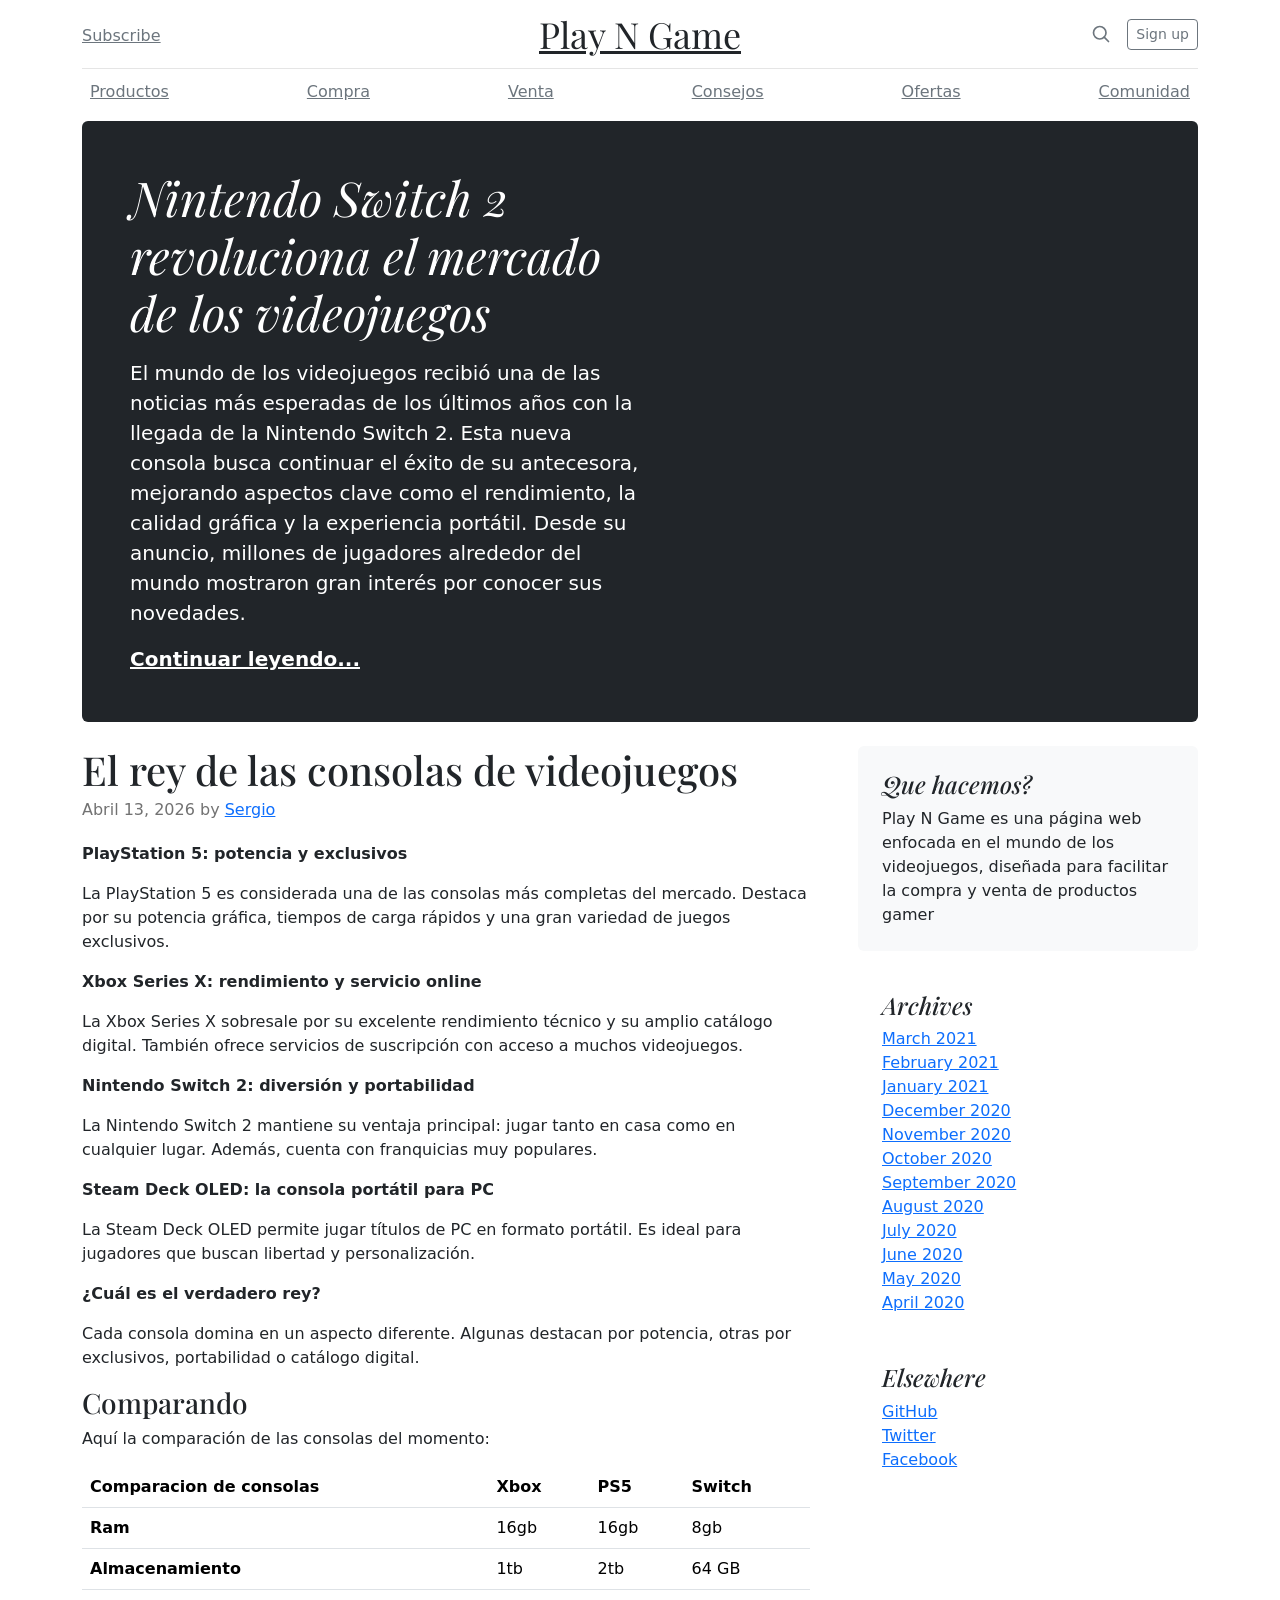
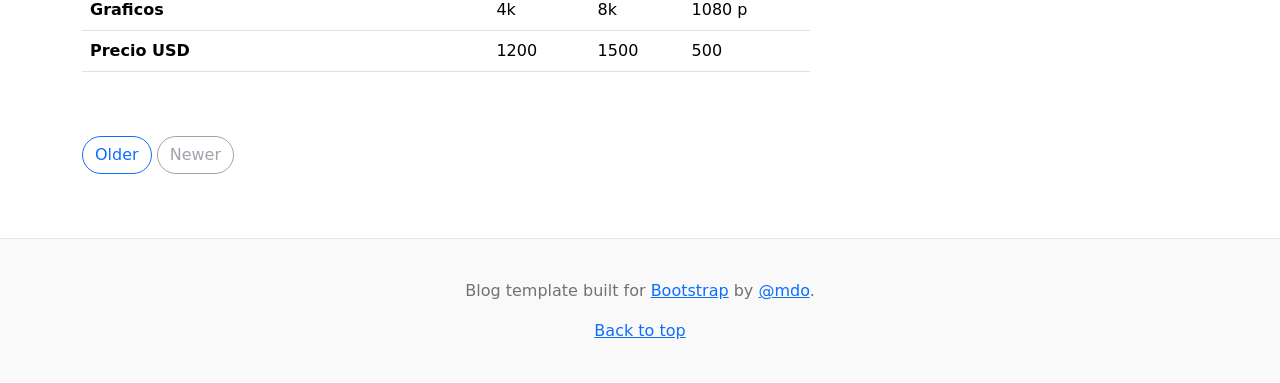
<file: blog/index.html>
<!doctype html>
<html lang="en">

<head>
  <meta charset="utf-8">
  <meta name="viewport" content="width=device-width, initial-scale=1">
  <meta name="description" content="">
  <meta name="author" content="Mark Otto, Jacob Thornton, and Bootstrap contributors">
  <meta name="generator" content="Hugo 0.84.0">
  <title>Blog Template · Bootstrap v5.0</title>

  <link rel="canonical" href="https://getbootstrap.com/docs/5.0/examples/blog/">

  <script src="https://cdn.jsdelivr.net/npm/bootstrap@5.3.8/dist/js/bootstrap.bundle.min.js"
    integrity="sha384-FKyoEForCGlyvwx9Hj09JcYn3nv7wiPVlz7YYwJrWVcXK/BmnVDxM+D2scQbITxI"
    crossorigin="anonymous"></script>
  <link href="https://cdn.jsdelivr.net/npm/bootstrap@5.3.8/dist/css/bootstrap.min.css" rel="stylesheet"
    integrity="sha384-sRIl4kxILFvY47J16cr9ZwB07vP4J8+LH7qKQnuqkuIAvNWLzeN8tE5YBujZqJLB" crossorigin="anonymous">

  <style>
    .bd-placeholder-img {
      font-size: 1.125rem;
      text-anchor: middle;
      -webkit-user-select: none;
      -moz-user-select: none;
      user-select: none;
    }

    @media (min-width: 768px) {
      .bd-placeholder-img-lg {
        font-size: 3.5rem;
      }
    }
  </style>


  <!-- Custom styles for this template -->
  <link href="https://fonts.googleapis.com/css?family=Playfair&#43;Display:700,900&amp;display=swap" rel="stylesheet">
  <!-- Custom styles for this template -->
  <link href="blog.css" rel="stylesheet">
</head>

<body>

  <div class="container">
    <header class="blog-header py-3">
      <div class="row flex-nowrap justify-content-between align-items-center">
        <div class="col-4 pt-1">
          <a class="link-secondary" href="#">Subscribe</a>
        </div>
        <div class="col-4 text-center">
          <a class="blog-header-logo text-dark" href="#">Play N Game</a>
        </div>
        <div class="col-4 d-flex justify-content-end align-items-center">
          <a class="link-secondary" href="#" aria-label="Search">
            <svg xmlns="http://www.w3.org/2000/svg" width="20" height="20" fill="none" stroke="currentColor"
              stroke-linecap="round" stroke-linejoin="round" stroke-width="2" class="mx-3" role="img"
              viewBox="0 0 24 24">
              <title>Search</title>
              <circle cx="10.5" cy="10.5" r="7.5" />
              <path d="M21 21l-5.2-5.2" />
            </svg>
          </a>
          <a class="btn btn-sm btn-outline-secondary" href="#">Sign up</a>
        </div>
      </div>
    </header>

    <div class="nav-scroller py-1 mb-2">
      <nav class="nav d-flex justify-content-between">
        <a class="p-2 link-secondary" href="products.html">Productos</a>
        <a class="p-2 link-secondary" href="buy.html">Compra</a>
        <a class="p-2 link-secondary" href="sale.html">Venta</a>
        <a class="p-2 link-secondary" href="#guides">Consejos</a>
        <a class="p-2 link-secondary" href="offers.html">Ofertas</a>
        <a class="p-2 link-secondary" href="https://www.reddit.com/">Comunidad</a>
      </nav>
    </div>
  </div>

  <main class="container">
    <div class="p-4 p-md-5 mb-4 text-white rounded bg-dark">
      <div class="col-md-6 px-0">
        <h1 class="display-4 fst-italic">Nintendo Switch 2 revoluciona el mercado de los videojuegos</h1>
        <p class="lead my-3">El mundo de los videojuegos recibió una de las noticias más esperadas de los últimos años
          con la llegada
          de
          la Nintendo Switch 2. Esta nueva consola busca continuar el éxito de su antecesora, mejorando aspectos
          clave
          como el rendimiento, la calidad gráfica y la experiencia portátil. Desde su anuncio, millones de
          jugadores
          alrededor del mundo mostraron gran interés por conocer sus novedades.</p>
        <p class="lead mb-0"><a href="../news/switch.html" class="text-white fw-bold">Continuar leyendo...</a></p>
      </div>
    </div>

    <div class="row g-5">
      <div class="col-md-8">
        <article class="blog-post">
          <h2 class="blog-post-title">El rey de las consolas de videojuegos</h2>
          <p class="blog-post-meta">Abril 13, 2026 by <a href="#">Sergio</a></p>

          <p class="fw-bold">PlayStation 5: potencia y exclusivos</p>
          <p>
            La PlayStation 5 es considerada una de las consolas más completas del
            mercado. Destaca por su potencia gráfica, tiempos de carga rápidos y una
            gran variedad de juegos exclusivos.
          </p>

          <p class="fw-bold">Xbox Series X: rendimiento y servicio online</p>
          <p>
            La Xbox Series X sobresale por su excelente rendimiento técnico y su
            amplio catálogo digital. También ofrece servicios de suscripción con
            acceso a muchos videojuegos.
          </p>

          <p class="fw-bold">Nintendo Switch 2: diversión y portabilidad</p>
          <p>
            La Nintendo Switch 2 mantiene su ventaja principal: jugar tanto en casa
            como en cualquier lugar. Además, cuenta con franquicias muy populares.
          </p>

          <p class="fw-bold">Steam Deck OLED: la consola portátil para PC</p>
          <p>
            La Steam Deck OLED permite jugar títulos de PC en formato portátil. Es
            ideal para jugadores que buscan libertad y personalización.
          </p>

          <p class="fw-bold">¿Cuál es el verdadero rey?</p>
          <p>
            Cada consola domina en un aspecto diferente. Algunas destacan por potencia,
            otras por exclusivos, portabilidad o catálogo digital.
          </p>

          <h3>Comparando</h3>
          <p>Aquí la comparación de las consolas del momento:</p>
          <table class="table">
            <thead>
              <tr>
                <th>Comparacion de consolas</th>
                <th>Xbox</td>
                <th>PS5</td>
                <th>Switch</td>
              </tr>
            </thead>
            <tbody>
              <tr>
                <th>Ram</th>
                <td>16gb</td>
                <td>16gb</td>
                <td>8gb</td>
              </tr>
              <tr>
                <th>Almacenamiento</th>
                <td>1tb</td>
                <td>2tb</td>
                <td>64 GB</td>
              </tr>
              <tr>
                <th>Graficos</th>
                <td>4k</td>
                <td>8k</td>
                <td>1080 p</td>
              </tr>
              <tr>
                <th>Precio USD</th>
                <td>1200</td>
                <td>1500</td>
                <td>500</td>
              </tr>
            </tbody>
          </table>
        </article>

        <nav class="blog-pagination" aria-label="Pagination">
          <a class="btn btn-outline-primary" href="#">Older</a>
          <a class="btn btn-outline-secondary disabled" href="#" tabindex="-1" aria-disabled="true">Newer</a>
        </nav>

      </div>

      <div class="col-md-4">
        <div class="position-sticky" style="top: 2rem;">
          <div class="p-4 mb-3 bg-light rounded">
            <h4 class="fst-italic">Que hacemos?</h4>
            <p class="mb-0">Play N Game es una página web enfocada en el mundo de los videojuegos, diseñada para
              facilitar la compra y
              venta de productos gamer</p>
          </div>

          <div class="p-4">
            <h4 class="fst-italic">Archives</h4>
            <ol class="list-unstyled mb-0">
              <li><a href="#">March 2021</a></li>
              <li><a href="#">February 2021</a></li>
              <li><a href="#">January 2021</a></li>
              <li><a href="#">December 2020</a></li>
              <li><a href="#">November 2020</a></li>
              <li><a href="#">October 2020</a></li>
              <li><a href="#">September 2020</a></li>
              <li><a href="#">August 2020</a></li>
              <li><a href="#">July 2020</a></li>
              <li><a href="#">June 2020</a></li>
              <li><a href="#">May 2020</a></li>
              <li><a href="#">April 2020</a></li>
            </ol>
          </div>

          <div class="p-4">
            <h4 class="fst-italic">Elsewhere</h4>
            <ol class="list-unstyled">
              <li><a href="#">GitHub</a></li>
              <li><a href="#">Twitter</a></li>
              <li><a href="#">Facebook</a></li>
            </ol>
          </div>
        </div>
      </div>
    </div>

  </main>

  <footer class="blog-footer">
    <p>Blog template built for <a href="https://getbootstrap.com/">Bootstrap</a> by <a
        href="https://twitter.com/mdo">@mdo</a>.</p>
    <p>
      <a href="#">Back to top</a>
    </p>
  </footer>



</body>

</html>
</file>
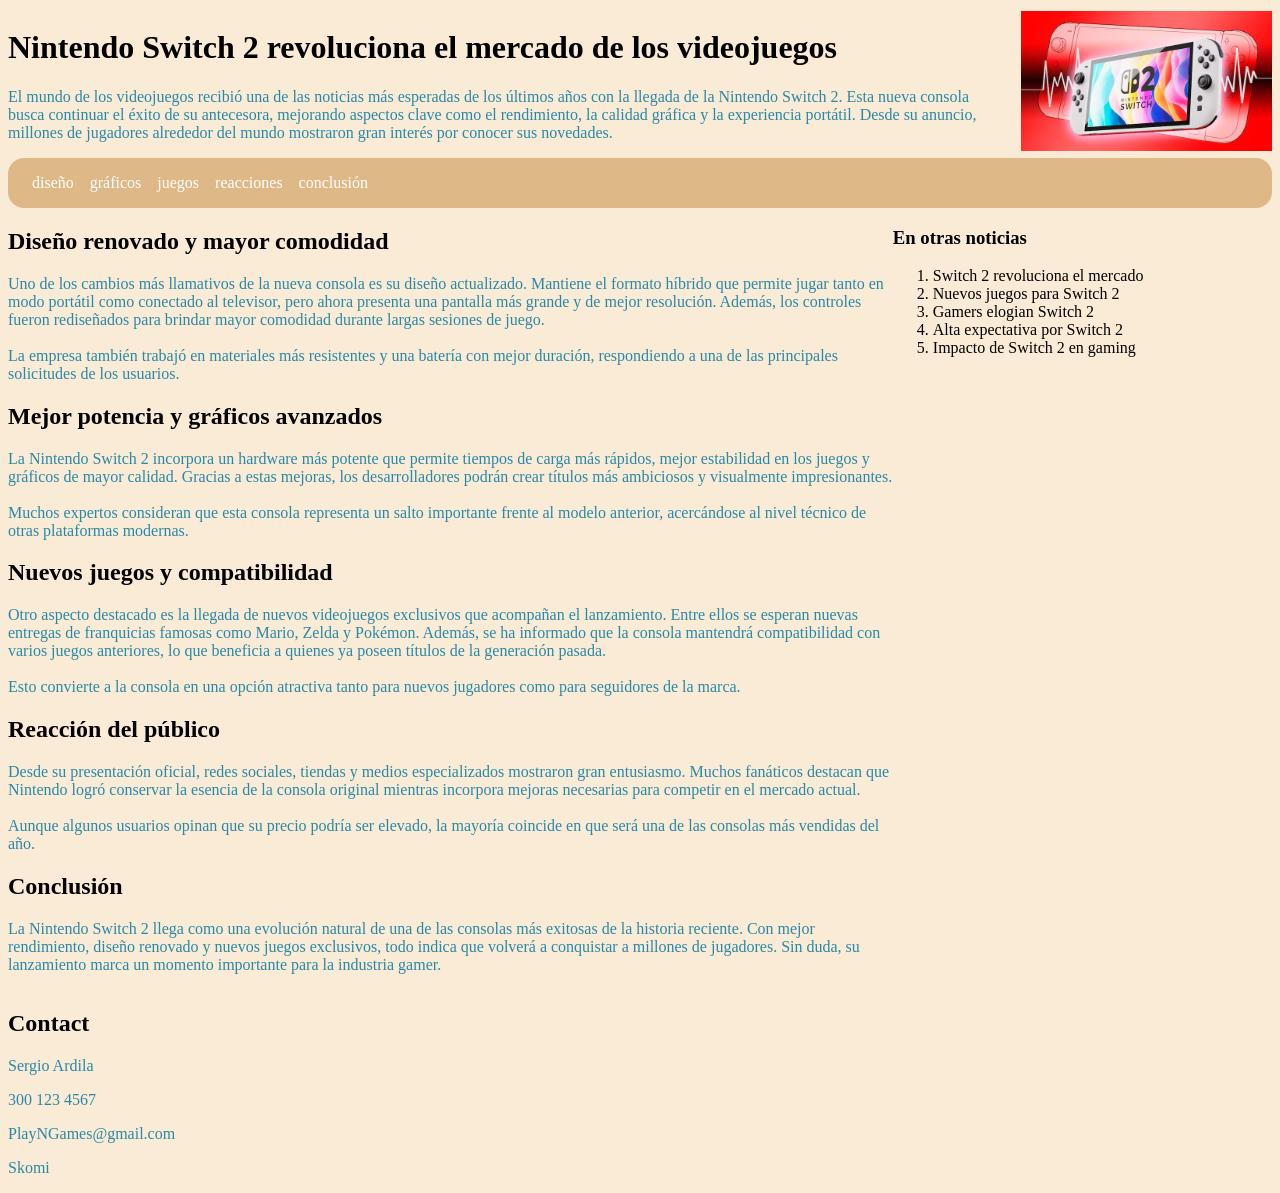
<file: news/switch.html>
<!DOCTYPE html>
<html>

<head>
    <title>Nintendo Switch 2 revoluciona el mercado de los videojuegos</title>
    <link rel="stylesheet" href="../index.css">
</head>

<body>

    <header class="switchNews">
        <div>
            <h1>Nintendo Switch 2 revoluciona el mercado de los videojuegos</h1>
            <p>El mundo de los videojuegos recibió una de las noticias más esperadas de los últimos años con la llegada
                de
                la Nintendo Switch 2. Esta nueva consola busca continuar el éxito de su antecesora, mejorando aspectos
                clave
                como el rendimiento, la calidad gráfica y la experiencia portátil. Desde su anuncio, millones de
                jugadores
                alrededor del mundo mostraron gran interés por conocer sus novedades.</p>
        </div>
        <div>
            <img src="../assets/switch.avif" alt="switch2" width="100%" />
        </div>
    </header>

    <nav>
        <a href="#design">diseño</a>
        <a href="#graphics">gráficos</a>
        <a href="#games">juegos</a>
        <a href="#reactions">reacciones</a>
        <a href="#conclusions">conclusión</a>
    </nav>
    <div class="switchNewsDetails">
        <section>
            <h2 id="design">Diseño renovado y mayor comodidad</h2>
            <p>Uno de los cambios más llamativos de la nueva consola es su diseño actualizado. Mantiene el formato
                híbrido
                que permite jugar tanto en modo portátil como conectado al televisor, pero ahora presenta una pantalla
                más
                grande y de mejor resolución. Además, los controles fueron rediseñados para brindar mayor comodidad
                durante
                largas sesiones de juego.
                <br /><br />
                La empresa también trabajó en materiales más resistentes y una batería con mejor duración, respondiendo
                a
                una de las principales solicitudes de los usuarios.
            </p>
            <h2 id="graphics">Mejor potencia y gráficos avanzados</h2>
            <p>
                La Nintendo Switch 2 incorpora un hardware más potente que permite tiempos de carga más rápidos, mejor
                estabilidad en los juegos y gráficos de mayor calidad. Gracias a estas mejoras, los desarrolladores
                podrán
                crear títulos más ambiciosos y visualmente impresionantes.
                <br /><br />
                Muchos expertos consideran que esta consola representa un salto importante frente al modelo anterior,
                acercándose al nivel técnico de otras plataformas modernas.
            </p>
            <h2 id="games">Nuevos juegos y compatibilidad</h2>

            <p>Otro aspecto destacado es la llegada de nuevos videojuegos exclusivos que acompañan el lanzamiento. Entre
                ellos se esperan nuevas entregas de franquicias famosas como Mario, Zelda y Pokémon. Además, se ha
                informado
                que la consola mantendrá compatibilidad con varios juegos anteriores, lo que beneficia a quienes ya
                poseen
                títulos de la generación pasada.
                <br /><br />
                Esto convierte a la consola en una opción atractiva tanto para nuevos jugadores como para seguidores de
                la
                marca.
            </p>

            <h2 id="reactions">Reacción del público</h2>

            <p>Desde su presentación oficial, redes sociales, tiendas y medios especializados mostraron gran entusiasmo.
                Muchos fanáticos destacan que Nintendo logró conservar la esencia de la consola original mientras
                incorpora
                mejoras necesarias para competir en el mercado actual.
                <br /><br />
                Aunque algunos usuarios opinan que su precio podría ser elevado, la mayoría coincide en que será una de
                las
                consolas más vendidas del año.
            </p>

            <h2 id="conclusions">Conclusión</h2>

            <p>La Nintendo Switch 2 llega como una evolución natural de una de las consolas más exitosas de la historia
                reciente. Con mejor rendimiento, diseño renovado y nuevos juegos exclusivos, todo indica que volverá a
                conquistar a millones de jugadores. Sin duda, su lanzamiento marca un momento importante para la
                industria
                gamer.</p>
        </section>
        <aside>
            <h3>En otras noticias</h3>
            <ol>
                <li>Switch 2 revoluciona el mercado</li>
                <li>Nuevos juegos para Switch 2</li>
                <li>Gamers elogian Switch 2</li>
                <li>Alta expectativa por Switch 2</li>
                <li>Impacto de Switch 2 en gaming</li>
            </ol>
        </aside>
    </div>
    <footer class="footer">
        <h2>Contact</h2>
        <p>Sergio Ardila</p>
        <p>300 123 4567</p>
        <p>PlayNGames@gmail.com</p>
        <p>Skomi</p>
    </footer>
</body>

</html>
</file>
<file: blog/blog.css>
/* stylelint-disable selector-list-comma-newline-after */

.blog-header {
  line-height: 1;
  border-bottom: 1px solid #e5e5e5;
}

.blog-header-logo {
  font-family: "Playfair Display", Georgia, "Times New Roman", serif/*rtl:Amiri, Georgia, "Times New Roman", serif*/;
  font-size: 2.25rem;
}

.blog-header-logo:hover {
  text-decoration: none;
}

h1, h2, h3, h4, h5, h6 {
  font-family: "Playfair Display", Georgia, "Times New Roman", serif/*rtl:Amiri, Georgia, "Times New Roman", serif*/;
}

.display-4 {
  font-size: 2.5rem;
}
@media (min-width: 768px) {
  .display-4 {
    font-size: 3rem;
  }
}

.nav-scroller {
  position: relative;
  z-index: 2;
  height: 2.75rem;
  overflow-y: hidden;
}

.nav-scroller .nav {
  display: flex;
  flex-wrap: nowrap;
  padding-bottom: 1rem;
  margin-top: -1px;
  overflow-x: auto;
  text-align: center;
  white-space: nowrap;
  -webkit-overflow-scrolling: touch;
}

.nav-scroller .nav-link {
  padding-top: .75rem;
  padding-bottom: .75rem;
  font-size: .875rem;
}

.card-img-right {
  height: 100%;
  border-radius: 0 3px 3px 0;
}

.flex-auto {
  flex: 0 0 auto;
}

.h-250 { height: 250px; }
@media (min-width: 768px) {
  .h-md-250 { height: 250px; }
}

/* Pagination */
.blog-pagination {
  margin-bottom: 4rem;
}
.blog-pagination > .btn {
  border-radius: 2rem;
}

/*
 * Blog posts
 */
.blog-post {
  margin-bottom: 4rem;
}
.blog-post-title {
  margin-bottom: .25rem;
  font-size: 2.5rem;
}
.blog-post-meta {
  margin-bottom: 1.25rem;
  color: #727272;
}

/*
 * Footer
 */
.blog-footer {
  padding: 2.5rem 0;
  color: #727272;
  text-align: center;
  background-color: #f9f9f9;
  border-top: .05rem solid #e5e5e5;
}
.blog-footer p:last-child {
  margin-bottom: 0;
}
</file>
<file: index.css>
:root {
    --text-color: rgb(42, 136, 165)
}

p {
    color: var(--text-color);
}

nav {
    display: flex;
    align-items: center;
    gap: 16px;
    padding: 16px 24px;
    border-radius: 16px;
    position: sticky;
    top: 0;
    justify-self: center;
    background-color: burlywood;

    border-radius: 16px;
}

nav a {
    text-decoration: none;
    color: white;
}

nav a:hover {
    color: black
}

.services>li:hover {
    font-weight: bolder;
}

.description {
    color: var(--text-color);
    font-size: x-large;
}

#additional {
    color: var(--text-color);

}

.switchNews {
    display: flex;
    align-items: center;
    gap: 24px;
}

.switchNewsDetails {
    display: flex;
}

.switchNewsDetails aside {
    flex: 3;
}

.switchNewsDetails section {
    flex: 7;
}


body {
    background-color: antiquewhite;
    font-family: Cambria, Cochin, Georgia, Times, 'Times New Roman', serif;
}

.xbox {
    color: rgb(24, 117, 8);

}

.underline {
    text-decoration: underline;
}

.bold {
    font-weight: bolder;
}

.lineThrough {
    text-decoration: line-through;
}

.ps5 {
    color: rgb(22, 29, 215);
}

.switch {
    color: rgb(172, 15, 15);
}

.title,
.subtitle {
    line-height: 0;
    text-align: center;
}

.title {
    font-size: 45px;
}
</file>
